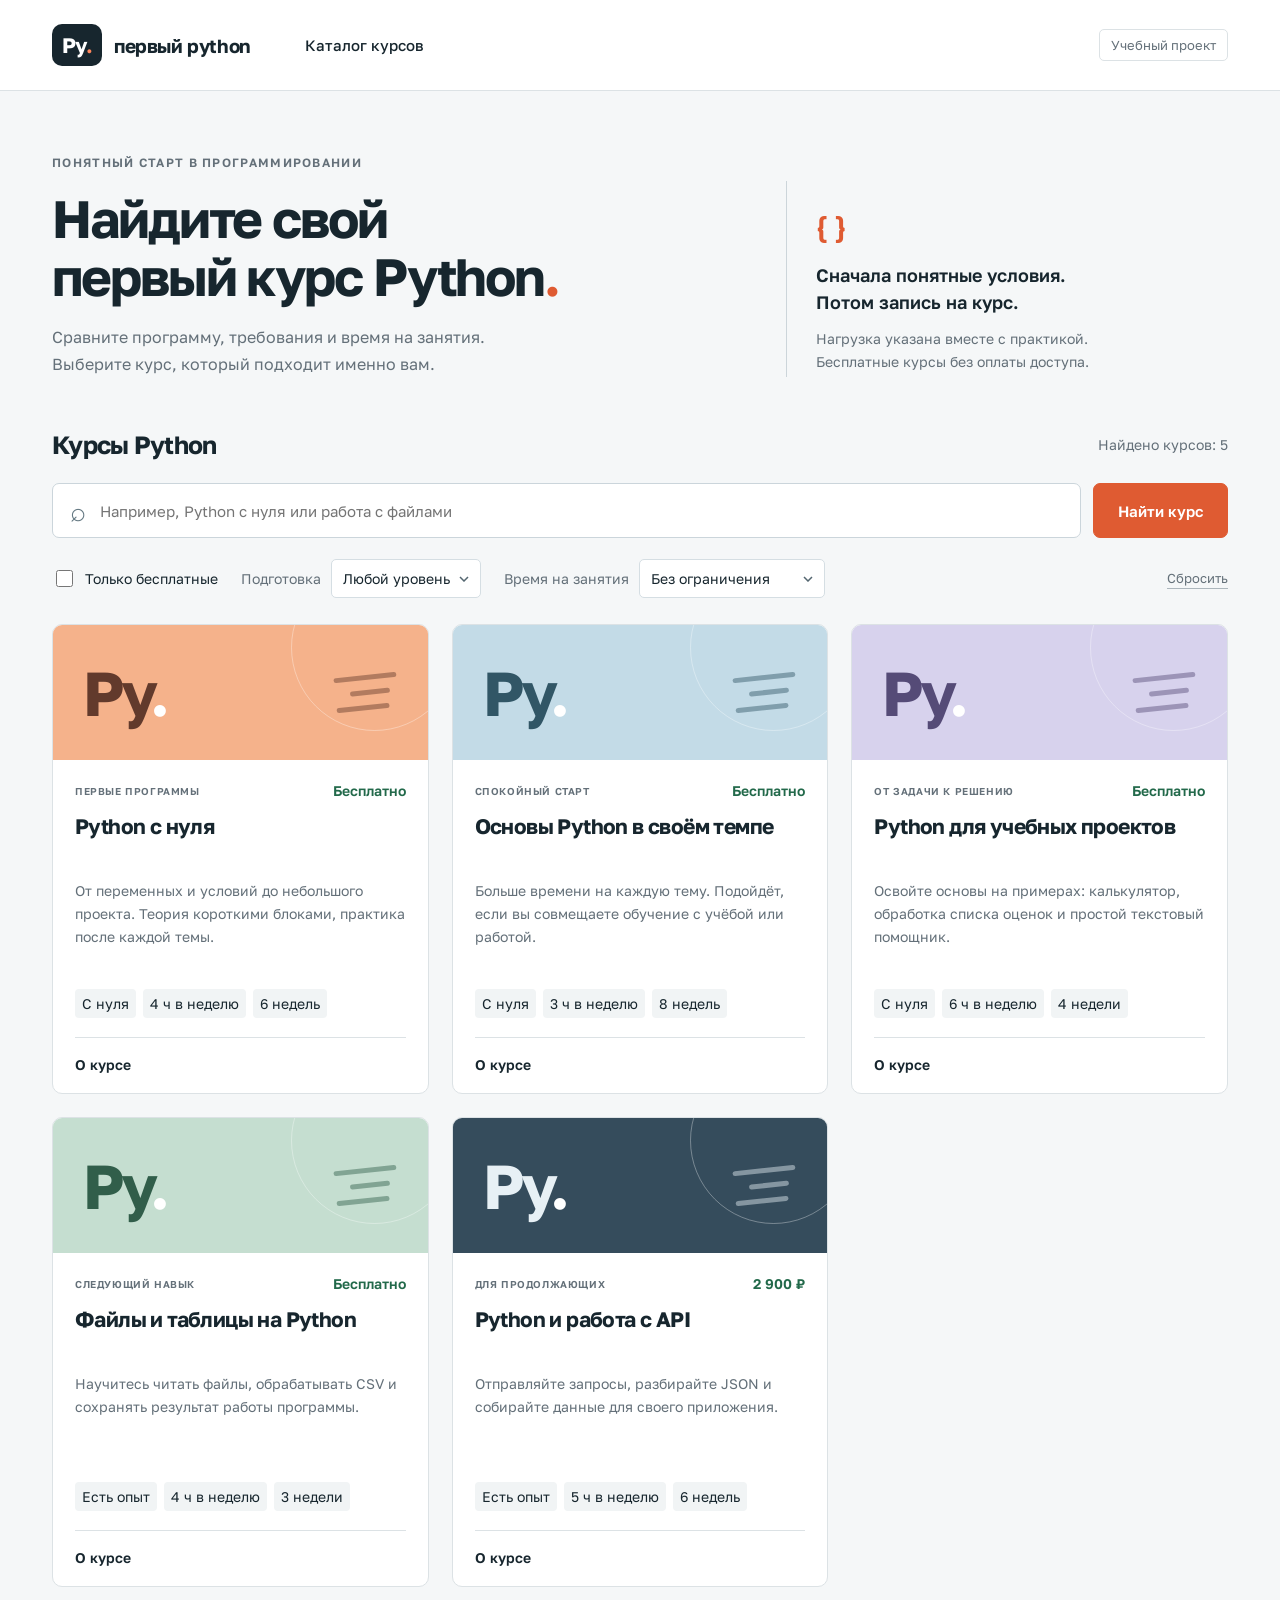
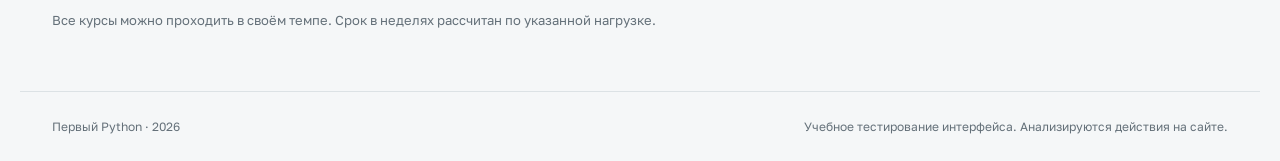
<file: index.html>
<!doctype html>
<html lang="ru">
<head>
  <meta charset="utf-8"><meta name="viewport" content="width=device-width, initial-scale=1">
  <meta name="description" content="Выберите первый курс Python по программе, подготовке и времени на занятия.">
  <title>Первый Python | Курсы для понятного старта</title>
  <link rel="stylesheet" href="style.css">
  <script src="config.js?v=1.0.2" defer></script><script src="analytics.js?v=1.0.2" defer></script><script src="app.js?v=1.0.2" defer></script>
</head>
<body>
  <a class="skip" href="#main">К содержимому</a>
  <header class="header"><div class="wrap header-inner"><a class="brand" href="#catalog" aria-label="Первый Python, каталог"><span class="brand-icon">Py<span>.</span></span>первый python</a><a class="nav-link" href="#catalog">Каталог курсов</a><span class="project-label">Учебный проект</span></div></header>
  <main id="main" tabindex="-1"></main>
  <footer class="wrap footer"><span>Первый Python · 2026</span><span>Учебное тестирование интерфейса. Анализируются действия на сайте.</span></footer>
  <div id="announcer" class="sr-only" role="status" aria-live="polite"></div>
</body></html>
</file>
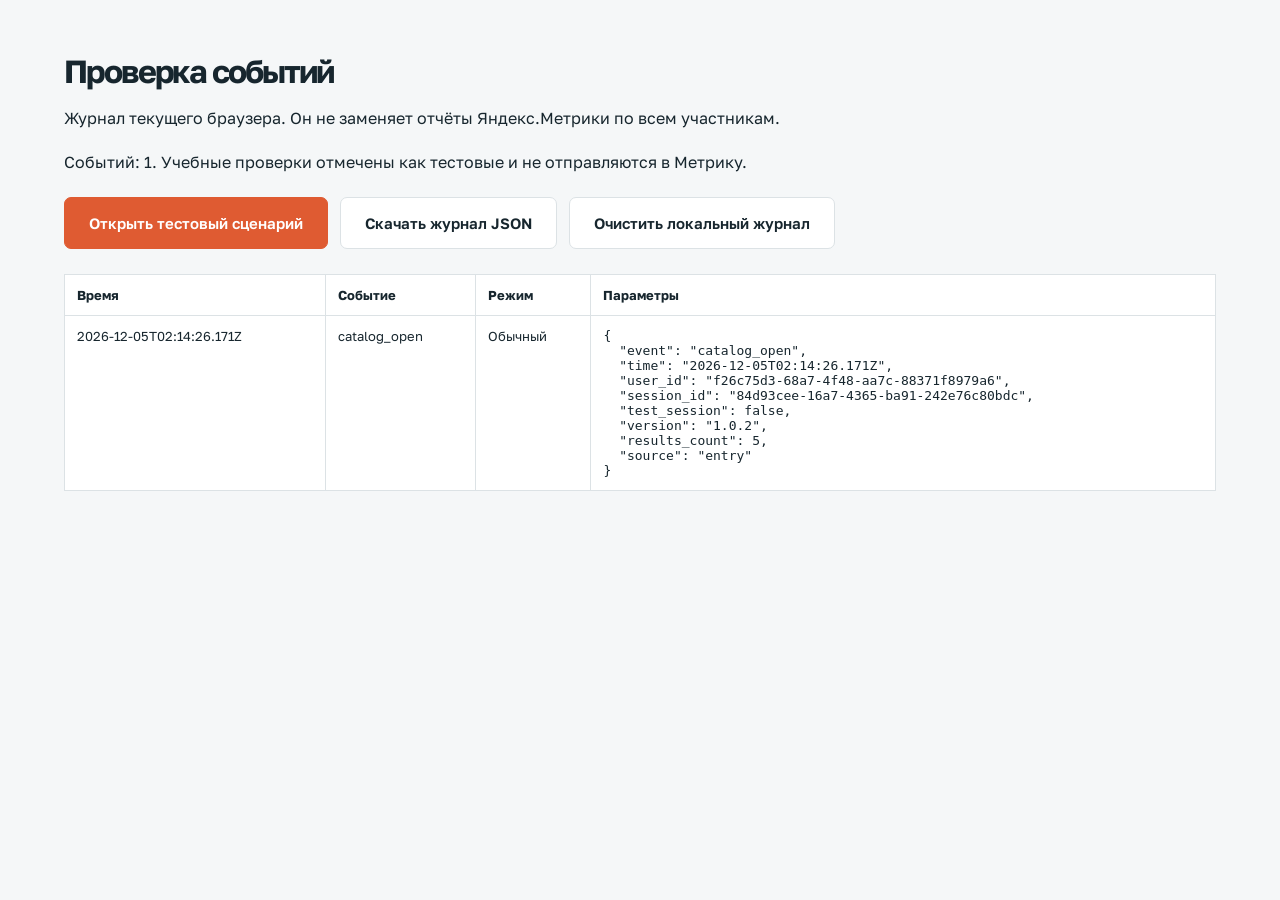
<file: diagnostics.html>
<!doctype html><html lang="ru"><head><meta charset="utf-8"><meta name="viewport" content="width=device-width,initial-scale=1"><title>Проверка событий</title><link rel="stylesheet" href="style.css"><style>main{max-width:1200px;margin:auto;padding:35px 24px}h1{font-size:32px}table{border-collapse:collapse;width:100%;margin-top:25px;background:#fff;font-size:13px}th,td{text-align:left;padding:12px;border:1px solid #dce2e5;vertical-align:top}pre{white-space:pre-wrap;word-break:break-all;margin:0}#meta{line-height:1.8;margin:20px 0}nav{display:flex;flex-wrap:wrap;gap:12px}</style></head><body><main><h1>Проверка событий</h1><p>Журнал текущего браузера. Он не заменяет отчёты Яндекс.Метрики по всем участникам.</p><p id="meta"></p><nav><a class="button" href="./?test=1#catalog">Открыть тестовый сценарий</a><button class="button secondary" id="export">Скачать журнал JSON</button><button class="button secondary" id="clear">Очистить локальный журнал</button></nav><div style="overflow:auto"><table><thead><tr><th>Время</th><th>Событие</th><th>Режим</th><th>Параметры</th></tr></thead><tbody id="rows"></tbody></table></div></main><script>let rows=[];const esc=s=>String(s).replace(/[&<>"']/g,c=>({'&':'&amp;','<':'&lt;','>':'&gt;','"':'&quot;',"'":'&#39;'}[c]));function render(){try{rows=JSON.parse(localStorage.getItem('pp_events')||'[]');}catch{rows=[];}document.querySelector('#meta').textContent='Событий: '+rows.length+'. Учебные проверки отмечены как тестовые и не отправляются в Метрику.';document.querySelector('#rows').innerHTML=rows.slice().reverse().map(r=>'<tr><td>'+esc(r.time)+'</td><td>'+esc(r.event)+'</td><td>'+(r.test_session?'Тест':'Обычный')+'</td><td><pre>'+esc(JSON.stringify(r,null,2))+'</pre></td></tr>').join('');}document.querySelector('#export').onclick=()=>{const u=URL.createObjectURL(new Blob([JSON.stringify(rows,null,2)],{type:'application/json'}));const a=document.createElement('a');a.href=u;a.download='python-events.json';a.click();setTimeout(()=>URL.revokeObjectURL(u),500);};document.querySelector('#clear').onclick=()=>{localStorage.removeItem('pp_events');render();};window.addEventListener('storage',render);render();</script></body></html>
</file>
<file: style.css>
@import url('https://fonts.googleapis.com/css2?family=Golos+Text:wght@400;500;600;700;800&display=swap');
:root{--ink:#17262e;--muted:#647079;--line:#dce2e5;--orange:#df5b32;--bg:#f5f7f8;--white:#fff;--green:#22694a;font-family:'Golos Text',Arial,sans-serif;color:var(--ink);background:var(--bg);font-size:16px}*{box-sizing:border-box}body{margin:0}a{color:inherit;text-decoration:none}button,input,select{font:inherit}button,a,input,select{-webkit-tap-highlight-color:transparent}button,a,select{touch-action:manipulation}button{cursor:pointer}a:focus-visible,button:focus-visible,input:focus-visible,select:focus-visible{outline:3px solid #247ca6;outline-offset:4px}.wrap{max-width:1240px;padding:0 32px;margin:auto}.header{background:#fff;border-bottom:1px solid var(--line)}.header-inner{height:90px;display:flex;align-items:center;gap:54px}.brand{display:flex;align-items:center;gap:12px;font-weight:700;font-size:19px;letter-spacing:-.4px}.brand-icon{background:var(--ink);color:#fff;padding:8px 10px;border-radius:10px;font-size:21px;letter-spacing:-1px}.brand-icon span{color:#ff865b}.nav-link{font-size:15px;font-weight:500}.project-label{margin-left:auto;font-size:13px;color:var(--muted);border:1px solid var(--line);padding:7px 11px;border-radius:5px}.hero{display:grid;grid-template-columns:1.5fr 1fr;gap:70px;padding-top:60px;padding-bottom:52px}.eyebrow{font-size:12px;text-transform:uppercase;letter-spacing:1.3px;font-weight:600;color:var(--muted)}h1,h2,p{margin:0}h1{font-size:clamp(36px,4.1vw,54px);line-height:1.1;letter-spacing:-2.1px;font-weight:700;margin:19px 0 19px}h1>span{color:var(--orange)}.hero p{color:var(--muted);font-size:16px;line-height:1.65}.hero-note{align-self:end;padding:27px 0 4px 29px;border-left:1px solid #ccd5da}.note-icon{font-size:30px;font-weight:700;color:var(--orange);display:block;margin-bottom:18px}.hero-note strong{font-size:18px;line-height:1.5;font-weight:600}.hero-note p{font-size:14px;line-height:1.6;margin-top:12px}.catalog{padding-bottom:60px}.section-title{display:flex;align-items:center;justify-content:space-between;margin-bottom:23px}.section-title h2{font-size:25px;letter-spacing:-.7px}.section-title p{font-size:14px;color:var(--muted)}.search-form{display:flex;gap:12px}.search-box{display:flex;align-items:center;gap:12px;flex:1;background:#fff;border:1px solid #cbd5db;border-radius:7px;padding:0 17px}.search-box>span{font-size:27px;color:#647882}.search-box input{height:53px;border:0;outline:none;min-width:0;flex:1;background:transparent;font-size:15px;color:var(--ink)}.button{display:inline-flex;justify-content:center;align-items:center;background:var(--orange);color:#fff;border:1px solid var(--orange);font-size:15px;font-weight:600;padding:15px 24px;border-radius:7px;min-height:52px;transition:background .15s}.button:hover{background:#c64822;border-color:#c64822}.button:disabled{opacity:.65;cursor:wait}.button.secondary{color:var(--ink);background:#fff;border-color:var(--line)}.button.wide{width:100%}.filters{display:flex;align-items:center;gap:23px;padding:21px 0 26px}.check{display:flex;align-items:center;gap:9px;white-space:nowrap;font-size:14px;cursor:pointer}.check input{width:17px;height:17px;accent-color:var(--orange)}.select-label{display:flex;align-items:center;gap:10px;font-size:14px;color:var(--muted)}select{border:1px solid #d5dee3;background:#fff;border-radius:5px;padding:10px 30px 10px 11px;font-size:14px;color:var(--ink);appearance:none;background-image:url("data:image/svg+xml,%3Csvg xmlns='http://www.w3.org/2000/svg' width='10' height='6'%3E%3Cpath d='m1 1 4 4 4-4' fill='none' stroke='%23546670' stroke-width='1.5'/%3E%3C/svg%3E");background-repeat:no-repeat;background-position:right 11px center}.reset{margin-left:auto;background:none;border:0;border-bottom:1px solid #acb6bc;color:var(--muted);padding:2px 0;font-size:13px}.course-grid{display:grid;grid-template-columns:repeat(3,1fr);gap:23px}.course-card{background:#fff;border:1px solid var(--line);border-radius:10px;overflow:hidden;transition:border-color .15s,transform .15s}.course-card:hover{transform:translateY(-3px);border-color:#9dabb4}.course-art{height:135px;display:flex;align-items:center;justify-content:space-between;padding:25px 30px;overflow:hidden;position:relative}.course-art:after{content:'';width:165px;height:165px;position:absolute;border:1px solid #ffffff55;border-radius:50%;right:-30px;top:-61px}.course-art>span{font-size:62px;font-weight:700;letter-spacing:-5px}.art-dot{color:#fff}.orange{background:#f5b28b;color:#623a2c}.blue{background:#c3dbe7;color:#315666}.purple{background:#d7d2ed;color:#554b77}.green{background:#c5ded0;color:#315e4a}.dark{background:#354c5c;color:#e7f0f5}.code-lines{display:grid;gap:10px;transform:rotate(-6deg);opacity:.45}.code-lines i{display:block;background:currentColor;width:63px;height:5px;border-radius:10px}.code-lines i:nth-child(2){width:40px;margin-left:15px}.code-lines i:nth-child(3){width:53px}.card-content{padding:22px 22px 20px}.card-top{display:flex;align-items:center;justify-content:space-between;gap:6px}.card-top .eyebrow{font-size:10px;letter-spacing:.6px}.price{font-size:14px;font-weight:600;color:var(--green)}.course-card h2{font-size:21px;line-height:1.3;letter-spacing:-.6px;margin:14px 0 11px;min-height:55px}.card-description{font-size:14px;color:var(--muted);line-height:1.65;min-height:93px}.card-meta{display:flex;gap:7px;flex-wrap:wrap;margin-top:17px}.card-meta span{font-size:14px;padding:6px 7px;border-radius:4px;background:#f1f4f5;white-space:nowrap}.card-link{display:block;font-size:14px;font-weight:600;padding-top:18px;margin-top:19px;border-top:1px solid var(--line)}.card-link:hover{color:var(--orange)}.catalog-footnote{font-size:13px;color:var(--muted);line-height:1.6;margin-top:23px}.footer{border-top:1px solid var(--line);display:flex;justify-content:space-between;gap:30px;padding-top:25px;padding-bottom:25px;font-size:12px;color:var(--muted);line-height:1.6}.empty{grid-column:1/-1;text-align:center;background:#fff;padding:54px 20px;border:1px solid var(--line);border-radius:8px}.empty-icon{display:block;color:var(--orange);font-size:32px;margin-bottom:12px}.empty h2{font-size:23px}.empty p{color:var(--muted);margin:14px 0 25px}.detail{padding-top:28px;padding-bottom:55px}.back-link{font-size:14px;color:var(--muted);text-decoration:underline;text-underline-offset:4px}.course-hero{display:grid;grid-template-columns:1.7fr 1fr;gap:70px;padding:34px 0 38px}.course-hero h1{font-size:43px;max-width:700px;line-height:1.13;margin:18px 0}.course-hero>div>p{line-height:1.7;color:var(--muted);max-width:640px;font-size:16px}.hero-tags{display:flex;flex-wrap:wrap;gap:12px;margin-top:25px}.hero-tags>span{background:#e8edf0;border-radius:5px;padding:8px 12px;font-size:13px}.enroll-card{background:#fff;border:1px solid var(--line);padding:25px;border-radius:9px}.enroll-card>strong{display:block;font-size:31px;letter-spacing:-1px;margin:13px 0 8px}.enroll-card>p{font-size:14px;color:var(--muted);margin-bottom:23px}.small{display:block;text-align:center;font-size:12px;color:var(--muted);margin-top:13px;line-height:1.5}.details-grid{display:grid;grid-template-columns:1.25fr 1fr;gap:25px}.info-panel{background:#fff;border:1px solid var(--line);border-radius:9px;padding:28px}.info-panel h2{font-size:22px;letter-spacing:-.5px;margin:13px 0 20px}.info-panel p{font-size:15px;line-height:1.75;color:#42545e}.program-list{padding:0;margin:0;list-style:none}.program-list li{display:flex;gap:17px;border-top:1px solid #e6eaec;padding:17px 0;font-size:15px;line-height:1.4}.program-list li:last-child{padding-bottom:0}.program-list li>span{color:#8d9ba3;font-size:13px}.requirements{margin-bottom:20px}.workload{background:#eaf1ec;border-color:#d6e4da}.workload .muted{font-size:14px;margin-top:13px;color:#576c5f}.format-row{display:flex;justify-content:space-between;align-items:center;gap:30px;padding:32px 0}.format-row h2{font-size:21px;margin-bottom:10px}.format-row p{font-size:14px;color:var(--muted);line-height:1.6}.enrollment{padding-top:35px;padding-bottom:70px}.enroll-layout{display:grid;grid-template-columns:1.3fr 1fr;gap:100px;max-width:1000px;margin:40px auto 0}.enroll-layout h1{font-size:39px;margin:16px 0}.intro-small{color:var(--muted);line-height:1.6}.enroll-form{margin-top:30px;max-width:480px}.enroll-form label{display:block;font-size:15px;font-weight:500}.enroll-form input,.enroll-form select{display:block;width:100%;height:52px;margin-top:10px;background-color:#fff;padding-left:14px;border:1px solid #bdcbd3;border-radius:6px;font-weight:400;font-size:16px}.enroll-form [aria-invalid=true]{border-color:#b43f2b}.field-error{min-height:24px;font-size:13px;color:#a13929;margin:7px 0 10px;line-height:1.4}.pace-note{font-size:14px;color:#5e6b5c;line-height:1.6;margin-bottom:18px}.form-note{font-size:12px;line-height:1.7;color:var(--muted);margin-top:16px}.summary{background:#fff;border:1px solid var(--line);border-radius:10px;padding:26px;align-self:start}.mini-art{font-size:36px;font-weight:700;padding:10px 18px;border-radius:6px;display:inline-block;margin-bottom:25px}.summary .eyebrow{display:block}.summary h2{font-size:23px;line-height:1.4;margin:12px 0 22px}.summary dl{margin:0}.summary dl>div{display:flex;justify-content:space-between;gap:10px;padding:13px 0;border-top:1px solid var(--line);font-size:14px}.summary dt{color:var(--muted)}.summary dd{margin:0;font-weight:500}.summary>p{font-size:13px;line-height:1.6;color:var(--muted);margin-top:18px}.success{padding-top:65px;padding-bottom:90px;max-width:850px;text-align:center}.success-mark{width:67px;height:67px;display:grid;place-items:center;background:#dcefe1;color:#276345;font-size:35px;border-radius:50%;margin:0 auto 23px}.success h1{font-size:43px;margin:20px 0}.success>p{line-height:1.7;color:var(--muted)}.success-info{display:grid;gap:14px;margin:30px auto 23px;padding:24px;background:#fff;border:1px solid var(--line);border-radius:8px;max-width:440px;font-size:15px}.success-info strong{color:var(--green)}.success-note{font-size:13px;margin-bottom:26px}.sr-only{position:absolute;width:1px;height:1px;padding:0;margin:-1px;overflow:hidden;clip:rect(0,0,0,0);white-space:nowrap;border:0}.skip{position:absolute;top:-100px;padding:12px;background:#fff;z-index:99}.skip:focus{top:5px}
@media(min-width:1550px){.wrap{max-width:1350px}.hero{padding-top:70px;padding-bottom:60px}.course-art{height:155px}.card-description{min-height:74px}}
@media(max-width:1050px){.filters{flex-wrap:wrap;gap:17px}.select-label{flex-wrap:wrap;gap:6px}.hero{gap:25px}.course-grid{grid-template-columns:repeat(2,1fr)}.course-hero{gap:30px}.enroll-layout{gap:45px}.card-description{min-height:70px}}
@media(max-width:700px){.wrap{padding-left:20px;padding-right:20px}.header-inner{height:73px;gap:15px}.brand{font-size:16px}.brand-icon{font-size:19px}.nav-link{margin-left:auto;font-size:13px}.project-label{display:none}.hero{display:block;padding-top:36px;padding-bottom:31px}.hero h1{font-size:39px;letter-spacing:-1.7px}.hero .eyebrow{font-size:10px}.hero p{font-size:15px}.hero-note{margin-top:28px;padding:0 0 0 18px}.note-icon{display:none}.hero-note strong{font-size:15px}.hero-note p{font-size:13px}.desktop{display:none}.section-title h2{font-size:22px}.section-title p{font-size:12px}.search-form{gap:8px}.search-form .button{padding:12px 15px;font-size:13px;white-space:nowrap}.search-box{padding:0 10px}.search-box input{font-size:14px}.search-box>span{display:none}.filters{align-items:flex-start;gap:15px;padding-bottom:21px}.check{width:100%;font-size:14px}.select-label{display:block;font-size:12px;flex:1;min-width:130px}.select-label select{display:block;margin-top:7px;width:100%;font-size:13px}.reset{margin:0}.course-grid{grid-template-columns:1fr;gap:20px}.course-art{height:130px}.course-card h2{min-height:0}.card-description{min-height:0}.card-meta span{font-size:14px}.footer{display:block;font-size:12px}.footer>span{display:block;margin-bottom:7px}.course-hero{display:block;padding-top:28px}.course-hero h1{font-size:35px;letter-spacing:-1.3px}.enroll-card{margin-top:27px}.details-grid{display:block}.info-panel{padding:23px;margin-bottom:20px}.info-panel h2{font-size:21px}.info-panel p,.program-list li{font-size:15px}.format-row{display:block;padding-top:10px}.format-row .button{margin-top:20px;width:100%}.enroll-layout{display:flex;flex-direction:column;gap:35px;margin-top:30px}.enroll-layout h1{font-size:34px;letter-spacing:-1.3px}.enroll-form{max-width:none}.summary{width:100%}.success{padding-top:45px;padding-bottom:65px}.success h1{font-size:35px;letter-spacing:-1px}.course-hero .eyebrow{font-size:11px}}
@media(prefers-reduced-motion:reduce){*{scroll-behavior:auto!important;transition:none!important}}

main:focus{outline:none}
</file>
